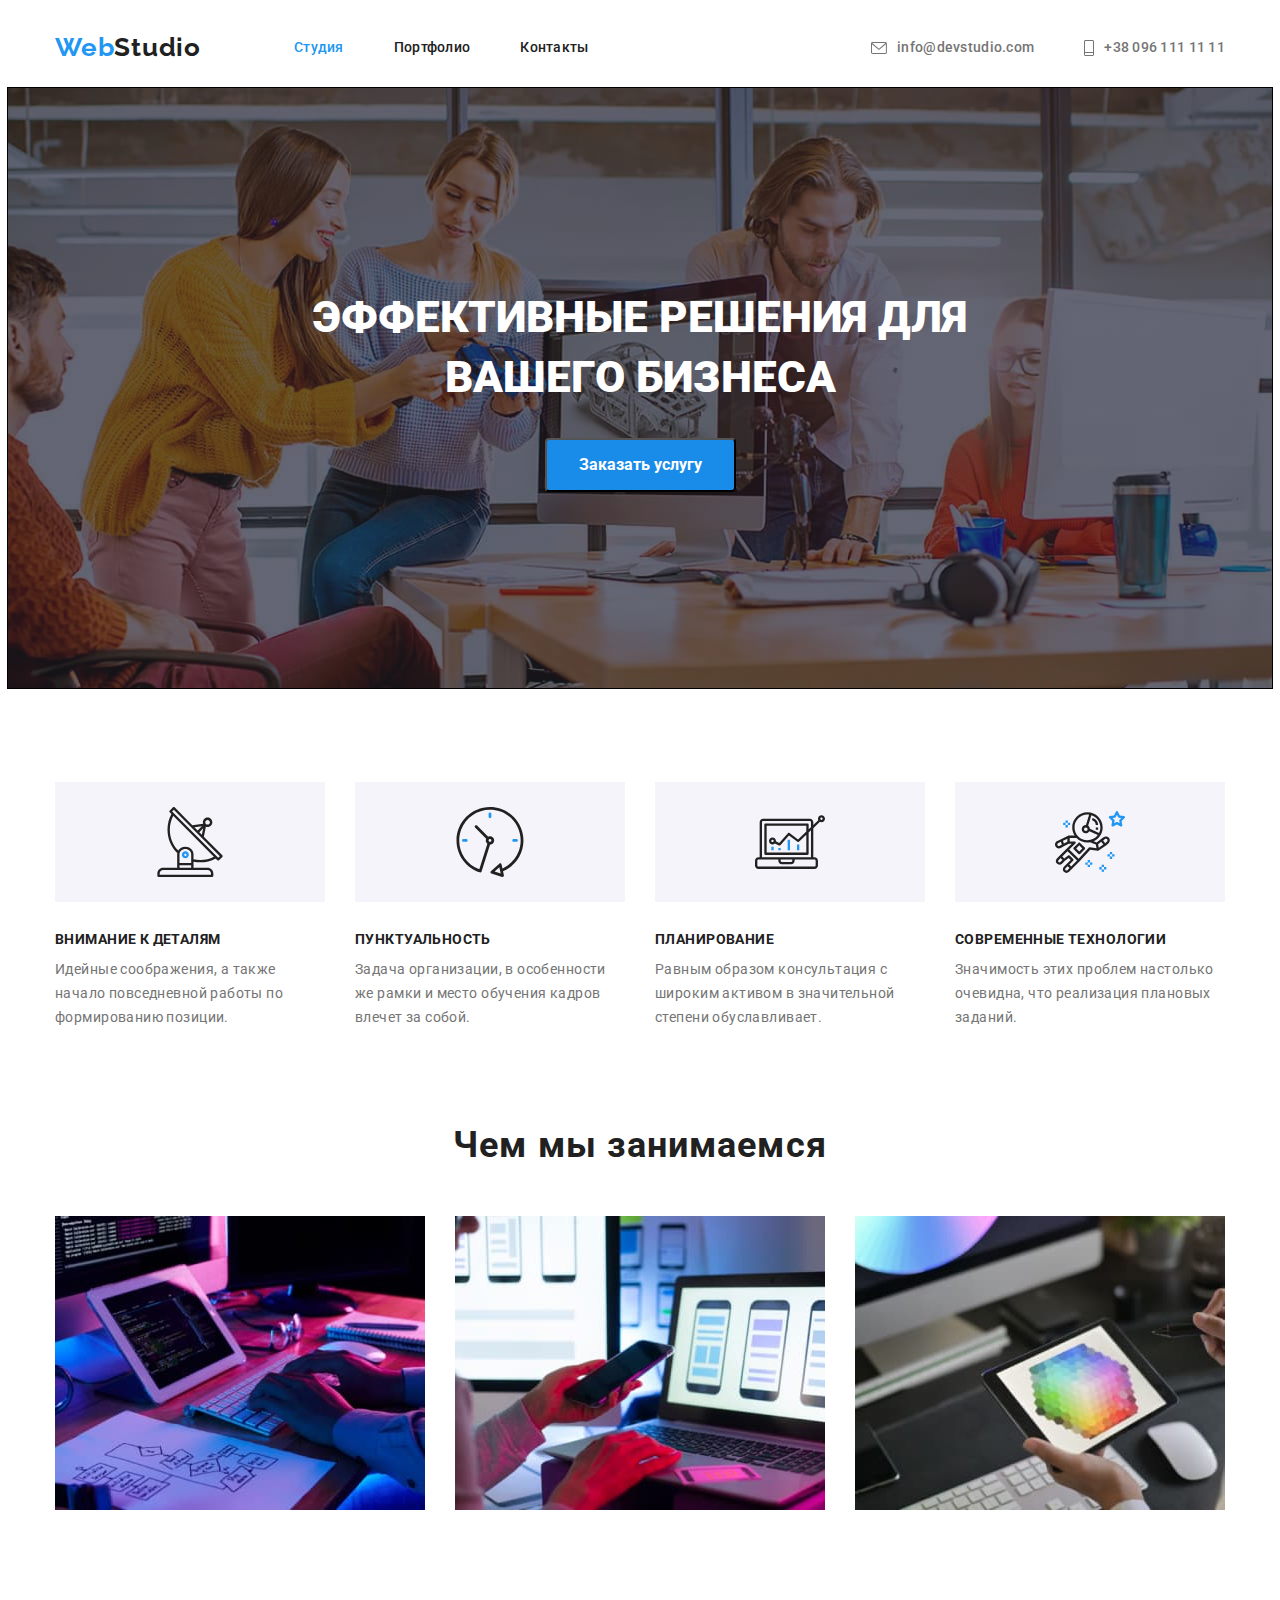
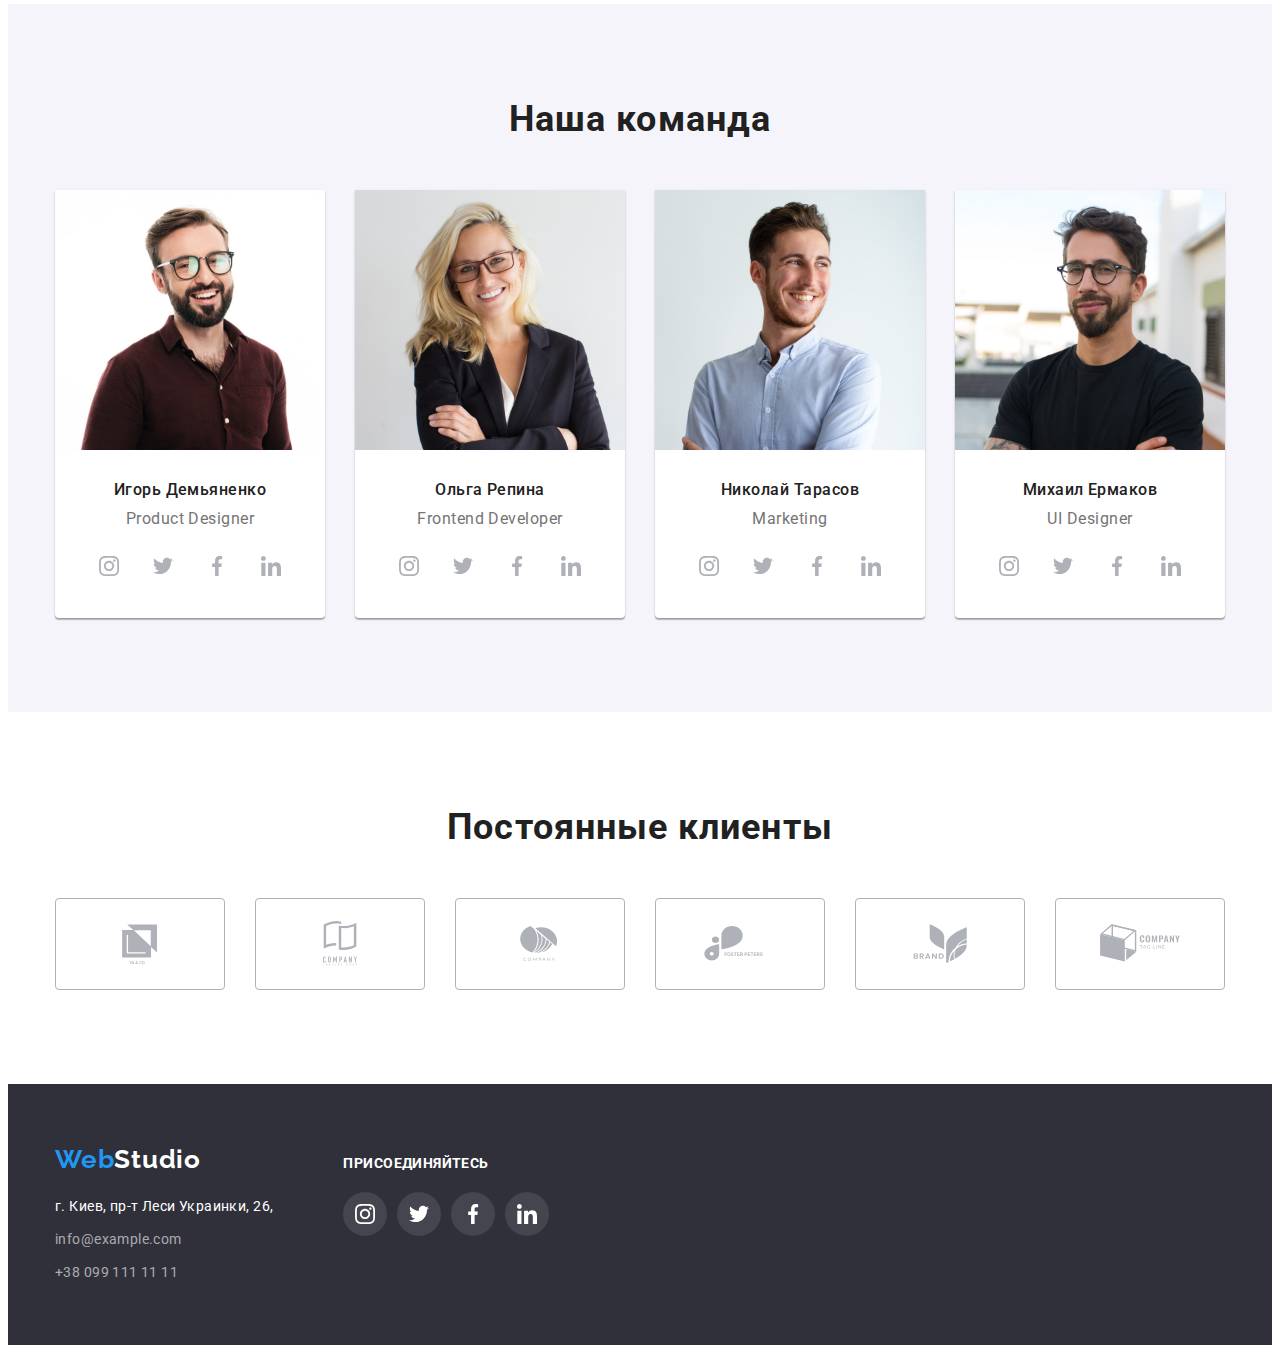
<file: index.html>
<!DOCTYPE html>
<html lang="ru">
  <head>
    <meta charset="UTF-8" />
    <meta http-equiv="X-UA-Compatible" content="IE=edge" />
    <meta name="viewport" content="width=device-width, initial-scale=1.0" />
    <title>Webstudio</title>
    <link
      href="https://fonts.googleapis.com/css2?family=Raleway:wght@700&family=Roboto:wght@400;500;700;900&display=swap"
      rel="stylesheet"
    />
    <link
      rel="stylesheet"
      href="https://cdnjs.cloudflare.com/ajax/libs/modern-normalize/1.1.0/modern-normalize.min.css"
      integrity="sha512-wpPYUAdjBVSE4KJnH1VR1HeZfpl1ub8YT/NKx4PuQ5NmX2tKuGu6U/JRp5y+Y8XG2tV+wKQpNHVUX03MfMFn9Q=="
      crossorigin="anonymous"
      referrerpolicy="no-referrer"
    />
    <link rel="stylesheet" href="./css/styles.css" />
  </head>

  <body>
    <!-- Хедер -->
    <header class="header">
      <div class="container">
        <nav class="header-nav">
          <a lang="en" href="/" class="logo link"
            >Web<span class="accent">Studio</span></a
          >
          <ul class="site-nav list">
            <li class="header-item">
              <a href="./index.html" class="current link">Студия</a>
            </li>
            <li class="header-item">
              <a href="./portfolio.html" class="link">Портфолио</a>
            </li>
            <li class="header-item"><a href="" class="link">Контакты</a></li>
          </ul>
        </nav>
        <ul class="auth-nav list">
          <li class="list">
            <a href="mailto:info@devstudio.com" class="link">
              <svg class="auth-nav-icon" width="16" height="12">
                <use href="./images/icons.svg#icon-konvert"></use>
              </svg>
              info@devstudio.com
            </a>
          </li>
          <li class="list">
            <a href="tel:+380961111111" class="link">
              <svg class="auth-nav-icon" width="10" height="16">
                <use href="./images/icons.svg#icon-smartphone"></use>
              </svg>
              +38 096 111 11 11</a
            >
          </li>
        </ul>
      </div>
    </header>

    <main>
      <!-- Герой -->

      <!-- Секция 1 -->
      <section class="hero">
        <div class="container">
          <h1 class="hero-title">Эффективные решения для вашего бизнеса</h1>
          <button type="button" class="button">Заказать услугу</button>
        </div>
      </section>

      <!-- Секция 2 -->
      <section class="section-graf">
        <div class="container">
          <div class="advans">
            <ul class="advans-soc-list list">
              <li class="advans-soc-item">
                <a href="" class="advans-soc-link">
                  <svg class="advans-soc-icon" width="70" height="70">
                    <use href="./images/icons.svg#icon-antenna"></use></svg
                ></a>
              </li>
              <li class="advans-soc-item">
                <a href="" class="advans-soc-link">
                  <svg class="advans-soc-icon" width="70" height="70">
                    <use href="./images/icons.svg#icon-clock"></use></svg
                ></a>
              </li>
              <li class="advans-soc-item">
                <a href="" class="advans-soc-link">
                  <svg class="advans-soc-icon" width="70" height="70">
                    <use href="./images/icons.svg#icon-comp"></use></svg
                ></a>
              </li>
              <li class="advans-soc-item">
                <a href="" class="advans-soc-link">
                  <svg class="advans-soc-icon" width="70" height="70">
                    <use href="./images/icons.svg#icon-astronaut"></use></svg
                ></a>
              </li>
            </ul>
            <div class="advan-items">
              <h2 hidden>наши преимущества</h2>
              <ul class="advan list">
                <li class="item">
                  <h3 class="item-title">Внимание к деталям</h3>
                  <p class="graf">
                    Идейные соображения, а также начало повседневной работы по
                    формированию позиции.
                  </p>
                </li>
                <li class="item">
                  <h3 class="item-title">Пунктуальность</h3>
                  <p class="graf">
                    Задача организации, в особенности же рамки и место обучения
                    кадров влечет за собой.
                  </p>
                </li>
                <li class="item">
                  <h3 class="item-title">Планирование</h3>
                  <p class="graf">
                    Равным образом консультация с широким активом в значительной
                    степени обуславливает.
                  </p>
                </li>
                <li class="item">
                  <h3 class="item-title">Современные технологии</h3>
                  <p class="graf">
                    Значимость этих проблем настолько очевидна, что реализация
                    плановых заданий.
                  </p>
                </li>
              </ul>
            </div>
          </div>
        </div>
      </section>

      <!-- Секция 3 -->
      <section class="section-work">
        <div class="container">
          <h2 class="section-title">Чем мы занимаемся</h2>
          <ul class="work list">
            <li class="work-item">
              <img
                class="work-img"
                src="./images/image-1-section-3.jpg"
                alt="Делаем верстку"
                width="370"
                height="294"
              />
            </li>
            <li class="work-item">
              <img
                class="work-img"
                src="./images/image-2-section-3.jpg"
                alt="Делаем мобильные приложения"
                width="370"
                height="294"
              />
            </li>
            <li class="work-item">
              <img
                class="work-img"
                src="./images/image-3-section-3.jpg"
                alt="Делаем веб дизайн"
                width="370"
                height="294"
              />
            </li>
          </ul>
        </div>
      </section>

      <!--Секция 4  -->
      <section class="section-staff">
        <div class="container">
          <h2 class="section-title">Наша команда</h2>
          <ul class="staff list">
            <li class="staff-list">
              <img
                src="./images/image-1-section-4.jpg"
                alt="Фото Игоря Демьяненко"
                width="270"
                height="260"
              />
              <div class="people">
                <h3 class="item-staff">Игорь Демьяненко</h3>
                <p class="graff" lang="en">Product Designer</p>
                <ul class="people-soc-list list">
                  <li class="piople-soc-item">
                    <a href="" class="people-soc-link">
                      <svg class="piople-soc-icon">
                        <use
                          href="./images/icons.svg#icon-instagram"
                        ></use></svg
                    ></a>
                  </li>
                  <li class="piople-soc-item">
                    <a href="" class="people-soc-link">
                      <svg class="piople-soc-icon">
                        <use href="./images/icons.svg#icon-twitter"></use></svg
                    ></a>
                  </li>
                  <li class="piople-soc-item">
                    <a href="" class="people-soc-link">
                      <svg class="piople-soc-icon">
                        <use href="./images/icons.svg#icon-facebook"></use></svg
                    ></a>
                  </li>
                  <li class="piople-soc-item">
                    <a href="" class="people-soc-link">
                      <svg class="piople-soc-icon">
                        <use href="./images/icons.svg#icon-linkedin"></use></svg
                    ></a>
                  </li>
                </ul>
              </div>
            </li>
            <li class="staff-list">
              <img
                src="./images/image-2-section-4.jpg"
                alt="Фото Ольги Репиной"
                width="270"
                height="260"
              />
              <div class="people">
                <h3 class="item-staff">Ольга Репина</h3>
                <p class="graff" lang="en">Frontend Developer</p>
                <ul class="people-soc-list list">
                  <li class="piople-soc-item">
                    <a href="" class="people-soc-link">
                      <svg class="piople-soc-icon">
                        <use
                          href="./images/icons.svg#icon-instagram"
                        ></use></svg
                    ></a>
                  </li>
                  <li class="piople-soc-item">
                    <a href="" class="people-soc-link">
                      <svg class="piople-soc-icon">
                        <use href="./images/icons.svg#icon-twitter"></use></svg
                    ></a>
                  </li>
                  <li class="piople-soc-item">
                    <a href="" class="people-soc-link">
                      <svg class="piople-soc-icon">
                        <use href="./images/icons.svg#icon-facebook"></use></svg
                    ></a>
                  </li>
                  <li class="piople-soc-item">
                    <a href="" class="people-soc-link">
                      <svg class="piople-soc-icon">
                        <use href="./images/icons.svg#icon-linkedin"></use></svg
                    ></a>
                  </li>
                </ul>
              </div>
            </li>
            <li class="staff-list">
              <img
                src="./images/image-3-section-4.jpg"
                alt="Фото Николая Тарасова"
                width="270"
                height="260"
              />
              <div class="people">
                <h3 class="item-staff">Николай Тарасов</h3>
                <p class="graff" lang="en">Marketing</p>
                <ul class="people-soc-list list">
                  <li class="piople-soc-item">
                    <a href="" class="people-soc-link">
                      <svg class="piople-soc-icon">
                        <use
                          href="./images/icons.svg#icon-instagram"
                        ></use></svg
                    ></a>
                  </li>
                  <li class="piople-soc-item">
                    <a href="" class="people-soc-link">
                      <svg class="piople-soc-icon">
                        <use href="./images/icons.svg#icon-twitter"></use></svg
                    ></a>
                  </li>
                  <li class="piople-soc-item">
                    <a href="" class="people-soc-link">
                      <svg class="piople-soc-icon">
                        <use href="./images/icons.svg#icon-facebook"></use></svg
                    ></a>
                  </li>
                  <li class="piople-soc-item">
                    <a href="" class="people-soc-link">
                      <svg class="piople-soc-icon">
                        <use href="./images/icons.svg#icon-linkedin"></use></svg
                    ></a>
                  </li>
                </ul>
              </div>
            </li>
            <li class="staff-list">
              <img
                src="./images/image-4-section-4.jpg"
                alt="Фото Михаила Ермакова"
                width="270"
                height="260"
              />
              <div class="people">
                <h3 class="item-staff">Михаил Ермаков</h3>
                <p class="graff" lang="en">UI Designer</p>
                <ul class="people-soc-list list">
                  <li class="piople-soc-item">
                    <a href="" class="people-soc-link">
                      <svg class="piople-soc-icon">
                        <use
                          href="./images/icons.svg#icon-instagram"
                        ></use></svg
                    ></a>
                  </li>
                  <li class="piople-soc-item">
                    <a href="" class="people-soc-link">
                      <svg class="piople-soc-icon">
                        <use href="./images/icons.svg#icon-twitter"></use></svg
                    ></a>
                  </li>
                  <li class="piople-soc-item">
                    <a href="" class="people-soc-link">
                      <svg class="piople-soc-icon">
                        <use href="./images/icons.svg#icon-facebook"></use></svg
                    ></a>
                  </li>
                  <li class="piople-soc-item">
                    <a href="" class="people-soc-link">
                      <svg class="piople-soc-icon">
                        <use href="./images/icons.svg#icon-linkedin"></use></svg
                    ></a>
                  </li>
                </ul>
              </div>
            </li>
          </ul>
        </div>
      </section>

      <!-- Секция 5 -->
      <section class="section-clients">
        <div class="container">
          <h2 class="section-title">Постоянные клиенты</h2>
          <div class="clients">
            <ul class="clients-soc-list list">
              <li class="clients-soc-item">
                <a href="" class="clients-soc-link">
                  <svg class="clients-soc-icon" width="106" height="60">
                    <use href="./images/icons.svg#icon-group-1"></use></svg
                ></a>
              </li>
              <li class="clients-soc-item">
                <a href="" class="clients-soc-link">
                  <svg class="clients-soc-icon" width="106" height="60">
                    <use href="./images/icons.svg#icon-group-2"></use></svg
                ></a>
              </li>
              <li class="clients-soc-item">
                <a href="" class="clients-soc-link">
                  <svg class="clients-soc-icon" width="106" height="60">
                    <use href="./images/icons.svg#icon-group-3"></use></svg
                ></a>
              </li>
              <li class="clients-soc-item">
                <a href="" class="clients-soc-link">
                  <svg class="clients-soc-icon" width="106" height="60">
                    <use href="./images/icons.svg#icon-group-4"></use></svg
                ></a>
              </li>
              <li class="clients-soc-item">
                <a href="" class="clients-soc-link">
                  <svg class="clients-soc-icon" width="106" height="60">
                    <use href="./images/icons.svg#icon-group-5"></use></svg
                ></a>
              </li>
              <li class="clients-soc-item">
                <a href="" class="clients-soc-link">
                  <svg class="clients-soc-icon" width="106" height="60">
                    <use href="./images/icons.svg#icon-group-6"></use></svg
                ></a>
              </li>
            </ul>
          </div>
        </div>
      </section>
    </main>

    <!-- Футер -->
    <footer class="page-footer">
      <div class="container">
        <div class="left-side">
          <a lang="en" href="/" class="logo-footer link"
            >Web<span class="accent-footer">Studio</span></a
          >
          <address>
            <ul class="footer list">
              <li class="footer-adress">г. Киев, пр-т Леси Украинки, 26,</li>
              <li class="footer-mail">
                <a class="link-mail link" href="mailto:info@example.com"
                  >info@example.com</a
                >
              </li>
              <li class="footer-tel">
                <a class="link-tel link" href="tel:+380991111111"
                  >+38 099 111 11 11</a
                >
              </li>
            </ul>
          </address>
        </div>
        <!-- Футер Соцсети -->
        <div class="footer-soc">
          <strong class="footer-soc-items">присоединяйтесь</strong>

          <ul class="footer-soc-list list">
            <li class="footer-soc-item">
              <a href="" class="footer-soc-link">
                <svg class="footer-soc-icon">
                  <use href="./images/icons.svg#icon-instagram"></use></svg
              ></a>
            </li>
            <li class="footer-soc-item">
              <a href="" class="footer-soc-link">
                <svg class="footer-soc-icon">
                  <use href="./images/icons.svg#icon-twitter"></use></svg
              ></a>
            </li>
            <li class="footer-soc-item">
              <a href="" class="footer-soc-link">
                <svg class="footer-soc-icon">
                  <use href="./images/icons.svg#icon-facebook"></use></svg
              ></a>
            </li>
            <li class="footer-soc-item">
              <a href="" class="footer-soc-link">
                <svg class="footer-soc-icon">
                  <use href="./images/icons.svg#icon-linkedin"></use></svg
              ></a>
            </li>
          </ul>
        </div>
      </div>
    </footer>
  </body>
</html>
</file>
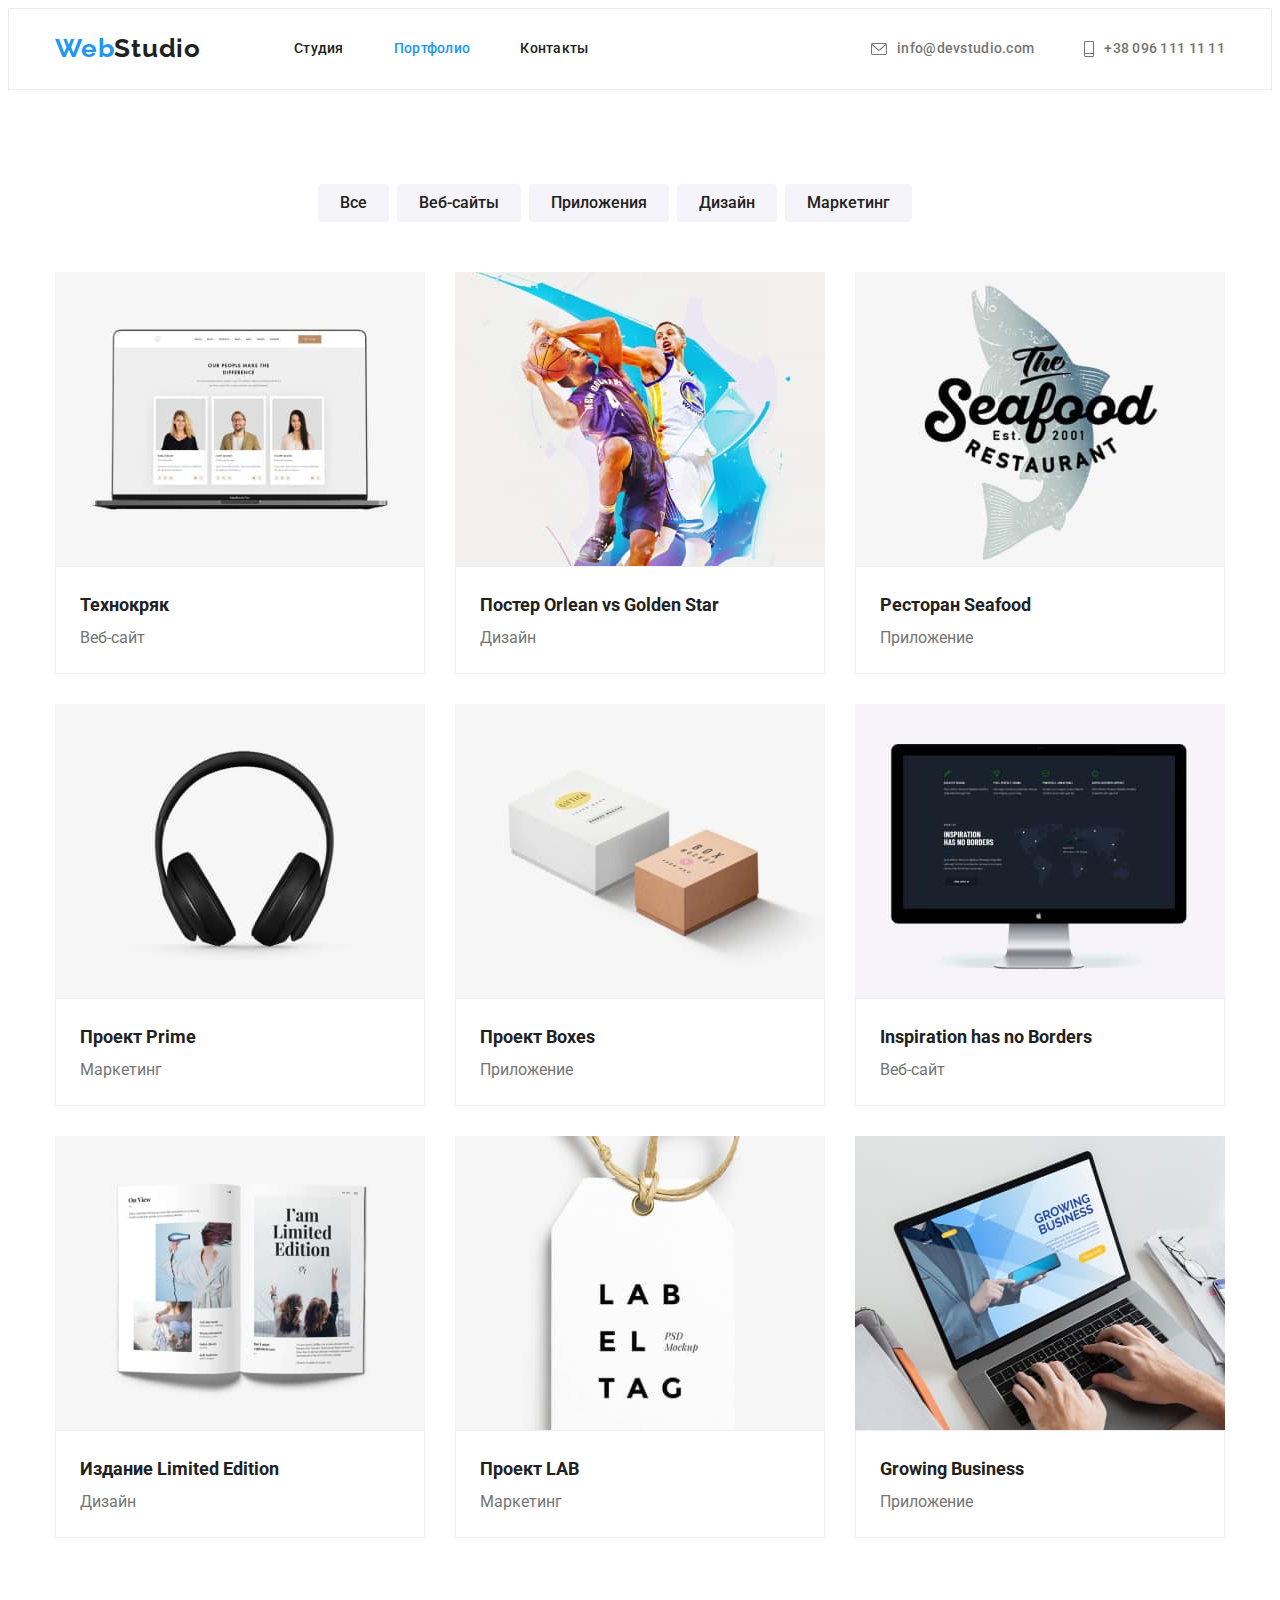
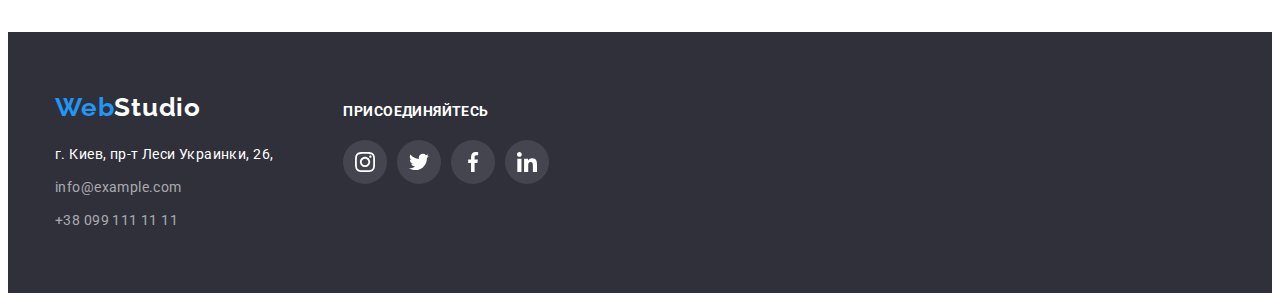
<file: portfolio.html>
<!DOCTYPE html>
<html lang="ru">
  <head>
    <meta charset="UTF-8" />
    <meta http-equiv="X-UA-Compatible" content="IE=edge" />
    <meta name="viewport" content="width=device-width, initial-scale=1.0" />
    <title>Webstudio</title>
    <link
      href="https://fonts.googleapis.com/css2?family=Raleway:wght@700&family=Roboto:wght@400;500;700;900&display=swap"
      rel="stylesheet"
    />
    <link
      rel="stylesheet"
      href="https://cdnjs.cloudflare.com/ajax/libs/modern-normalize/1.1.0/modern-normalize.min.css"
      integrity="sha512-wpPYUAdjBVSE4KJnH1VR1HeZfpl1ub8YT/NKx4PuQ5NmX2tKuGu6U/JRp5y+Y8XG2tV+wKQpNHVUX03MfMFn9Q=="
      crossorigin="anonymous"
      referrerpolicy="no-referrer"
    />
    <link rel="stylesheet" href="./css/styles.css" />
  </head>

  <body>
    <!-- Хедер -->
    <header class="header header-portfolio">
      <div class="container">
        <nav class="header-nav">
          <a lang="en" href="/" class="logo link"
            >Web<span class="accent">Studio</span></a
          >
          <ul class="site-nav list">
            <li class="header-item">
              <a href="./index.html" class="link">Студия</a>
            </li>
            <li class="header-item">
              <a href="./portfolio.html" class="current link">Портфолио</a>
            </li>
            <li class="header-item"><a href="" class="link">Контакты</a></li>
          </ul>
        </nav>
        <ul class="auth-nav list">
          <li class="list">
            <a href="mailto:info@devstudio.com" class="link">
              <svg class="auth-nav-icon" width="16" height="12">
                <use href="./images/icons.svg#icon-konvert"></use>
              </svg>
              info@devstudio.com
            </a>
          </li>
          <li class="list">
            <a href="tel:+380961111111" class="link">
              <svg class="auth-nav-icon" width="10" height="16">
                <use href="./images/icons.svg#icon-smartphone"></use>
              </svg>
              +38 096 111 11 11</a
            >
          </li>
        </ul>
      </div>
    </header>
    <main>
      <section class="filter">
        <div class="container">
          <!-- Фильтры -->
          <h2 hidden>Фильтры</h2>
          <ul class="btn list">
            <li class="btn-item">
              <button type="button" class="btn-filter">Все</button>
            </li>
            <li class="btn-item">
              <button type="button" class="btn-filter">Веб-сайты</button>
            </li>
            <li class="btn-item">
              <button type="button" class="btn-filter">Приложения</button>
            </li>
            <li class="btn-item">
              <button type="button" class="btn-filter">Дизайн</button>
            </li>
            <li class="btn-item">
              <button type="button" class="btn-filter">Маркетинг</button>
            </li>
          </ul>

          <!-- Проекты -->

          <h2 hidden>наши проекты</h2>
          <ul class="projects list">
            <li class="project-item">
              <a href="" class="project-link link">
                <img
                  src="./images/portfolio/Tehnokryak.jpg"
                  alt="Фото Технокряк"
                  width="370"
                  height="294"
                />
                <div class="project">
                  <h3 class="project-title">Технокряк</h3>
                  <p class="project-graff" lang="ru">Веб-сайт</p>
                </div>
              </a>
            </li>
            <li class="project-item">
              <a href="" class="project-link link">
                <img
                  src="./images/portfolio/New-Orlean-vs-Golden-Star.jpg"
                  alt="Фото Постер New Orlean vs Golden Star"
                  width="370"
                  height="294"
                />
                <div class="project">
                  <h3 class="project-title">
                    Постер <span lang="en"> Orlean vs Golden Star </span>
                  </h3>
                  <p class="project-graff" lang="ru">Дизайн</p>
                </div>
              </a>
            </li>

            <li class="project-item">
              <a href="" class="project-link link">
                <img
                  src="./images/portfolio/Seafood.jpg"
                  alt="Ресторан Seafood"
                  width="370"
                  height="294"
                />
                <div class="project">
                  <h3 class="project-title">
                    Ресторан <span lang="en"> Seafood</span>
                  </h3>
                  <p class="project-graff" lang="ru">Приложение</p>
                </div>
              </a>
            </li>

            <li class="project-item">
              <a href="" class="project-link link">
                <img
                  src="./images/portfolio/Prime.jpg"
                  alt="Проект Prime"
                  width="370"
                  height="294"
                />
                <div class="project">
                  <h3 class="project-title">
                    Проект <span lang="en"> Prime</span>
                  </h3>
                  <p class="project-graff" lang="ru">Маркетинг</p>
                </div>
              </a>
            </li>

            <li class="project-item">
              <a href="" class="project-link link">
                <img
                  src="./images/portfolio/Boxes.jpg"
                  alt="Проект Boxes"
                  width="370"
                  height="294"
                />
                <div class="project">
                  <h3 class="project-title">
                    Проект <span lang="en"> Boxes </span>
                  </h3>
                  <p class="project-graff" lang="ru">Приложение</p>
                </div>
              </a>
            </li>

            <li class="project-item">
              <a href="" class="project-link link">
                <img
                  src="./images/portfolio/Inspiration-has-no-Borders.jpg"
                  alt="Inspiration has no Borders"
                  width="370"
                  height="294"
                />
                <div class="project">
                  <h3 class="project-title" lang="en">
                    Inspiration has no Borders
                  </h3>
                  <p class="project-graff" lang="ru">Веб-сайт</p>
                </div>
              </a>
            </li>

            <li class="project-item">
              <a href="" class="project-link link">
                <img
                  src="./images/portfolio/Limited-Edition.jpg"
                  alt="Издание Limited Edition"
                  width="370"
                  height="294"
                />
                <div class="project">
                  <h3 class="project-title">
                    Издание <span lang="en"> Limited Edition</span>
                  </h3>
                  <p class="project-graff" lang="ru">Дизайн</p>
                </div>
              </a>
            </li>

            <li class="project-item">
              <a href="" class="project-link link">
                <img
                  src="./images/portfolio/LAB.jpg"
                  alt="Проект LAB"
                  width="370"
                  height="294"
                />
                <div class="project">
                  <h3 class="project-title">
                    Проект <span lang="en"> LAB</span>
                  </h3>
                  <p class="project-graff" lang="ru">Маркетинг</p>
                </div>
              </a>
            </li>

            <li class="project-item">
              <a href="" class="project-link link">
                <img
                  src="./images/portfolio/Growing-Business.jpg"
                  alt="Growing Business"
                  width="370"
                  height="294"
                />
                <div class="project">
                  <h3 class="project-title" lang="en">Growing Business</h3>
                  <p class="project-graff" lang="ru">Приложение</p>
                </div>
              </a>
            </li>
          </ul>
        </div>
      </section>
    </main>

    <!-- Футер -->
    <footer class="page-footer">
      <div class="container">
        <div class="left-side">
          <a lang="en" href="/" class="logo-footer link"
            >Web<span class="accent-footer">Studio</span></a
          >
          <address>
            <ul class="footer list">
              <li class="footer-adress">г. Киев, пр-т Леси Украинки, 26,</li>
              <li class="footer-mail">
                <a class="link-mail link" href="mailto:info@example.com"
                  >info@example.com</a
                >
              </li>
              <li class="footer-tel">
                <a class="link-tel link" href="tel:+380991111111"
                  >+38 099 111 11 11</a
                >
              </li>
            </ul>
          </address>
        </div>
        <!-- Футер Соцсети -->
        <div class="footer-soc">
          <strong class="footer-soc-items">присоединяйтесь</strong>
          <ul class="footer-soc-list list">
            <li class="footer-soc-item">
              <a href="" class="footer-soc-link">
                <svg class="footer-soc-icon">
                  <use href="./images/icons.svg#icon-instagram"></use></svg
              ></a>
            </li>
            <li class="footer-soc-item">
              <a href="" class="footer-soc-link">
                <svg class="footer-soc-icon">
                  <use href="./images/icons.svg#icon-twitter"></use></svg
              ></a>
            </li>
            <li class="footer-soc-item">
              <a href="" class="footer-soc-link">
                <svg class="footer-soc-icon">
                  <use href="./images/icons.svg#icon-facebook"></use></svg
              ></a>
            </li>
            <li class="footer-soc-item">
              <a href="" class="footer-soc-link">
                <svg class="footer-soc-icon">
                  <use href="./images/icons.svg#icon-linkedin"></use></svg
              ></a>
            </li>
          </ul>
        </div>
      </div>
    </footer>
  </body>
</html>
</file>
<file: css/styles.css>
:root {
  --primary-text-color: #212121;
  --title-text-color: #212121;
  --accent-color: #2196f3;
  --prymari-white-color: #ffffff;
  --p-text-color: #757575;
  --background-color: #2f303a;
  --background-button-color: #f5f4fa;
  --button-hover-focus: #188ce8;
  --background-section-color: #f5f4fa;
  --fill-icon: #AFB1B8;
}

.container {
  width: 1200px;
  padding-left: 15px;
  padding-right: 15px;
  margin: 0 auto;
  /* outline: 1px solid red; */
}

body {
  background-color: var(--prymari-white-color);
  color: var(--primary-text-color);
  font-family: "Roboto", sans-serif;
}

.list {
  list-style: none;
  padding: 0px;
  margin: 0px;
}

h1,
h2,
h3,
p,
ul {
  margin-top: 0px;
  margin-bottom: 0px;
}

button {
  cursor: pointer;
}

a {
  color: currentColor;
}

address {
  font-style: normal;
}

img {
  display: block;
  max-width: 100%;
  height: auto;
}

.link {
  text-decoration: none;
}
* {
  box-sizing: border-box;
}

/*--------------------ХЕДЕР-----------------------------------*/
/* LOGO */

.logo {
  font-family: "Raleway", sans-serif;
  font-weight: 700;
  font-size: 26px;
  line-height: 1.19;
  letter-spacing: 0.03em;
  color: var(--accent-color);
}
.accent {
  font-family: "Raleway", sans-serif;
  font-weight: 700;
  font-size: 26px;
  line-height: 1.19;
  letter-spacing: 0.03em;
  color: var(--title-text-color);
}
.logo:hover,
.logo:focus {
  color: var(--title-text-color);
}
.accent:hover,
.accent:focus {
  color: var(--accent-color);
}

/* Site nav */

.site-nav .link {
  display: inline-block;
  padding-top: 32px;
  padding-bottom: 32px;
  align-items: center;
  font-weight: 500;
  font-size: 14px;
  line-height: 1.14;
  letter-spacing: 0.02em;
  color: var(--title-text-color);
}

.site-nav .link:hover,
.site-nav .link:focus {
  font-weight: 500;
  font-size: 14px;
  line-height: 1.14;
  letter-spacing: 0.02em;
  color: var(--accent-color);
}

.auth-nav .link {
  display: flex;
  align-items: center;
  padding-top: 32px;
  padding-bottom: 32px;
  font-weight: 500;
  font-size: 14px;
  line-height: 1.14;
  letter-spacing: 0.02em;
  color: var(--p-text-color);
}

.auth-nav-icon {
  display: flex;
  align-items: center;
  margin-right: 10px;
  fill: var(--p-text-color);
}

.auth-nav .link:hover .auth-nav-icon,
.auth-nav .link:focus .auth-nav-icon {
  fill: var(--accent-color);
}

.auth-nav .link:hover,
.auth-nav .link:focus {
  font-weight: 500;
  font-size: 14px;
  line-height: 1.14;
  letter-spacing: 0.02em;
  color: var(--accent-color);
}

.site-nav .current {
  color: var(--accent-color);
}

.header .container {
  display: flex;
  align-items: center;
}

.header-portfolio {
  border: 1px solid #ECECEC;
}

.header-nav {
  display: flex;
  align-items: center;
}

.logo {
  display: inline-block;
  padding-top: 24px;
  padding-bottom: 25px;
  margin-right: 93px;
}

.site-nav {
  display: flex;
}

.header-item:not(:last-child) {
  margin-right: 50px;
}

.auth-nav {
  display: flex;
  margin-left: auto;
}

.list:not(:last-child) {
  margin-right: 50px;
}

/* Герой */
/* Секция 1 */
.hero {
  display: flex;
  flex-wrap: wrap;
  background-repeat: no-repeat;
  background-position: center;
  background-size: cover;
  padding-top: 200px;
  padding-bottom: 200px;
  background-color: #2f303a;
}

.hero {
  max-width: 1600px;
  height: 600px;
  margin-right: auto;
  margin-left: auto;
  outline: 1px solid black;
  background-image: linear-gradient(
      to right,
      rgba(47, 48, 58, 0.4),
      rgba(47, 48, 58, 0.4)
    ),
    url(../images/hero.jpg);
  background-repeat: no-repeat;
  background-position: center;
  background-size: cover;
}

.hero .container {
  max-width: 696px;}

.hero-title {
  display: flex;
  justify-content: center;
  margin-bottom: 30px;
  text-align: center;
  font-weight: 900;
  font-size: 44px;
  line-height: 1.36;
  text-align: center;
  text-transform: uppercase;
  color: #ffffff;
}

.button {
  display: block;
  padding: 10px 32px;
  margin: 0 auto;
  border-radius: 4px;
  font-family: "Roboto";
  color: var(--prymari-white-color);
  background-color: var(--button-hover-focus);
  font-weight: 700;
  font-size: 16px;
  line-height: 1.88;
  cursor: pointer;
}

.button:hover,
.button:focus {
  color: var(--button-hover-focus);
  background-color: var(--prymari-white-color);
  font-weight: 700;
  font-size: 16px;
  line-height: 1.88;
  cursor: pointer;
}

/* Секция 2 */
.advans-soc-list {
  display: flex;
  flex-wrap: wrap;
  width: 1200px; ;
}
.advans-soc-list {
  display: flex;
  justify-content: center;
}

.advans-soc-item {
  min-width: 270px;
  height: 120px;
  margin-right: auto;
  background-color: var(--background-section-color);
}

.advans-soc-item:first-child {
  margin-left: 0px;
}

.advans-soc-link {
  display: flex;
  align-items: center;
  justify-content: center;
  width: 100%;
  height: 100%;
  border: 1px solid #f5f4fa;
  border-radius: 4px;
  background-color: var(--background-section-color);
  margin-bottom: 30px;
}

.advan-items {
  display: flex;
  margin-top: 30px;
}

.section-graf {
  padding-top: 94px;
  padding-bottom: 94px;
}
.item-title {
  margin-bottom: 10px;
  font-weight: 700;
  font-size: 14px;
  line-height: 1.14;
  letter-spacing: 0.03em;
  text-transform: uppercase;
  color: var(--title-text-color);
}

.graf {
  margin-top: 0;

  font-weight: 400;
  font-size: 14px;
  line-height: 1.71;
  letter-spacing: 0.03em;
  color: var(--p-text-color);
}

.advan {
  display: flex;
}

.advan .item {
  min-width: 270px;
  margin-right: 30px;
  margin-left: auto;
}

.advan .item:last-child {
  margin-right: 0px;
}

/* Секция 3 */

.section-work {
  padding-bottom: 94px;
}
.section-title {
  display: block;
  margin-bottom: 50px;
  text-align: center;
  font-weight: 700;
  font-size: 36px;
  line-height: 1.17;
  letter-spacing: 0.03em;
  color: var(--title-text-color);
}

.work {
  display: flex;
}
.work-item {
  display: flex;
}
.work-item:not(:last-child) {
  margin-right: 30px;
}

/* Секция 4 */

.section-staff {
  padding-top: 94px;
  padding-bottom: 94px;
  background-color: var(--background-section-color);
}

.people {
  padding-top: 30px;
  padding-bottom: 30px;
}

.item-staff {
  text-align: center;
  margin-bottom: 10px;
}

.graff {
  text-align: center;
}

.staff {
  display: flex;
  margin-left: auto;
}

.staff .staff-list {
  display: inline-block;
  margin-right: 30px;
}
.staff .staff-list:last-child {
  margin-right: 0px;
}

.staff-list {
  background-color: var(--prymari-white-color);
  box-shadow: 0px 1px 3px rgba(0, 0, 0, 0.12), 0px 1px 1px rgba(0, 0, 0, 0.14),
    0px 2px 1px rgba(0, 0, 0, 0.2);
  border-radius: 0px 0px 4px 4px;
}
.item-staff {
  font-weight: 500;
  font-size: 16px;
  line-height: 1.19;
  letter-spacing: 0.03em;
  color: var(--title-text-color);
}
.graff {
  font-weight: 400;
  font-size: 16px;
  line-height: 1.19;
  letter-spacing: 0.03em;
  color: var(--p-text-color);
  margin-bottom: 16px;
}

/* Соцсети */

.people-soc-list {
  display: flex;
  justify-content: center;
}

.piople-soc-item {
  width: 44px;
  height: 44px;
  margin-left: 10px;
}

.piople-soc-item:first-child {
  margin-left: 0px;
}

.people-soc-link {
  display: flex;
  align-items: center;
  justify-content: center;
  width: 100%;
  height: 100%;
  border-radius: 50%;
  background-color: var(--prymari-white-color);
}

.people-soc-link:hover,
.people-soc-link:focus {
  background-color: var(--accent-color);
}

.piople-soc-icon {
  display: flex;
  width: 20px;
  height: 20px;
  align-items: center;
  justify-content: center;
  fill: var(--fill-icon);
}

.people-soc-link:hover .piople-soc-icon,
.people-soc-link:focus .piople-soc-icon {
  fill: var(--prymari-white-color);
}

/* Секция 5 */

.section-clients {
  padding-top: 94px;
  padding-bottom: 94px;
}

.clients-soc-list {
  display: flex;
  justify-content: center;
}

.clients-soc-item {
  width: 170px;
  height: 92px;
  margin-left: 30px;

}

.clients-soc-item:first-child {
  margin-left: 0px;
}

.clients-soc-link {
  display: flex;
  outline: transparent;
  align-items: center;
  justify-content: center;
  width: 100%;
  height: 100%;
    border: 1px solid #afb1b8;
  border-radius: 4px;
  background-color: var(--prymari-white-color);
}

.clients-soc-link:hover,
.clients-soc-link:focus {
  background-color: var(--prymari-white-color);
  border: 1px solid var(--accent-color);
}

.clients-soc-icon {
  display: flex;
  width: 100%;
  height: 100%;
  align-items: center;
  justify-content: center;
  fill: var(--fill-icon);
}

.clients-soc-link:hover .clients-soc-icon,
.clients-soc-link:focus .clients-soc-icon {
  fill: var(--accent-color);
}

/* Футер */
.page-footer {
  background-color: var(--background-color);
}

.page-footer {
  padding-top: 60px;
  padding-bottom: 60px;
}
.logo-footer {
  font-family: "Raleway", sans-serif;
  font-weight: 700;
  font-size: 26px;
  line-height: 1.19;
  letter-spacing: 0.03em;
  color: var(--accent-color);
}
.accent-footer {
  font-family: "Raleway", sans-serif;
  font-weight: 700;
  font-size: 26px;
  line-height: 1.19;
  letter-spacing: 0.03em;
  color: var(--prymari-white-color);
}
.logo-footer:hover,
.logo-footer:focus {
  color: var(--prymari-white-color);
}
.accent-footer:hover,
.accent-footer:focus {
  color: var(--accent-color);
}

.footer .footer-adress {
  font-style: normal;
  font-weight: 400;
  font-size: 14px;
  line-height: 1.71;
  letter-spacing: 0.03em;
  color: #ffffff;
}

.footer .link-mail,
.footer .link-tel {
  font-style: normal;
  font-weight: 400;
  font-size: 14px;
  line-height: 1.71;
  letter-spacing: 0.03em;
  color: rgba(255, 255, 255, 0.6);
}
.footer .link-mail:hover,
.footer .link-mail:focus,
.footer .link-tel:hover,
.footer .link-tel:focus {
  font-weight: 400;
  font-size: 14px;
  line-height: 1.71;
  letter-spacing: 0.03em;
  color: var(--accent-color);
}

.logo-footer.link {
  display: flex;
  margin-bottom: 20px;
}

.footer-adress {
  margin-bottom: 9px;
}

.footer-mail {
  margin-bottom: 9px;
}

/* Футер Соцсети */

.page-footer .container {
  display: flex;
  align-items: baseline;
}


.footer-soc {
  margin-left: 70px;
}

.footer-lists {
  display: flex;
}

.footer-soc-list {
  display: flex;
}

.footer-soc-items {
  display: block;
  margin-bottom: 20px;
  font-size: 14px;
  line-height: 1.14;
  letter-spacing: 0.03em;
  text-transform: uppercase;
  color: var(--prymari-white-color);
}

.footer-soc-item {
  width: 44px;
  height: 44px;
  margin-left: 10px;
}

.footer-soc-item:first-child {
  margin-left: 0px;
}

.footer-soc-link {
  display: flex;
  align-items: center;
  justify-content: center;
  width: 100%;
  height: 100%;
  border-radius: 50%;
  background: rgba(255, 255, 255, 0.1);
}

.footer-soc-link:hover,
.footer-soc-link:focus {
  background-color: var(--accent-color);
}

.footer-soc-icon {
  display: flex;
  width: 20px;
  height: 20px;
  align-items: center;
  justify-content: center;
  fill: var(--prymari-white-color);
}

/* Portfolio */

.btn-filter {
  display: inline-block;
  font-family: "Roboto";
  padding: 6px 22px;
  color: var(--title-text-color);
  background-color: var(--background-button-color);
  border: transparent;
  font-weight: 500;
  font-size: 16px;
  line-height: 1.63;
  cursor: pointer;
  opacity: 1;
  border-radius: 4px;
}
.btn-filter:hover,
.btn-filter:focus {
  font-family: "Roboto";
  color: var(--prymari-white-color);
  background-color: var(--accent-color);
  font-weight: 500;
  font-size: 16px;
  line-height: 1.63;
  cursor: pointer;
  filter: drop-shadow(0px 4px 4px rgba(0, 0, 0, 0.25));
}

.project-title {
  font-weight: 700;
  font-size: 18px;
  line-height: 2;
  color: var(--primary-text-color);
}
.project-graff {
  font-weight: 400;
  font-size: 16px;
  line-height: 1.88;
  color: var(--p-text-color);
}
.filter {
  padding-top: 94px;
  padding-bottom: 94px;
}
.btn {
  display: flex;
  justify-content: center;
  margin-bottom: 50px;
}

.btn-item {
  display: flex;
  margin-right: 8px;
}

.btn-item:last-child {
  margin-right: 0px;
}

.projects {
  display: flex;
  flex-wrap: wrap;
  margin: -15px;
}

.project-item {
  width: 370px;
  margin: 15px;
  background: #ffffff;
  
}

.project-link:hover,
.project-link:focus {
  display: block;
  cursor: pointer;
  box-shadow: 0px 1px 1px rgba(0, 0, 0, 0.12), 0px 4px 4px rgba(0, 0, 0, 0.06),
    1px 4px 6px rgba(0, 0, 0, 0.16);

}

/* .project-item:hover {

} */

.project {
  padding-top: 20px;
  padding-right: 24px;
  padding-bottom: 20px;
  padding-left: 24px;
  border: 1px solid #eeeeee;
}
</file>
